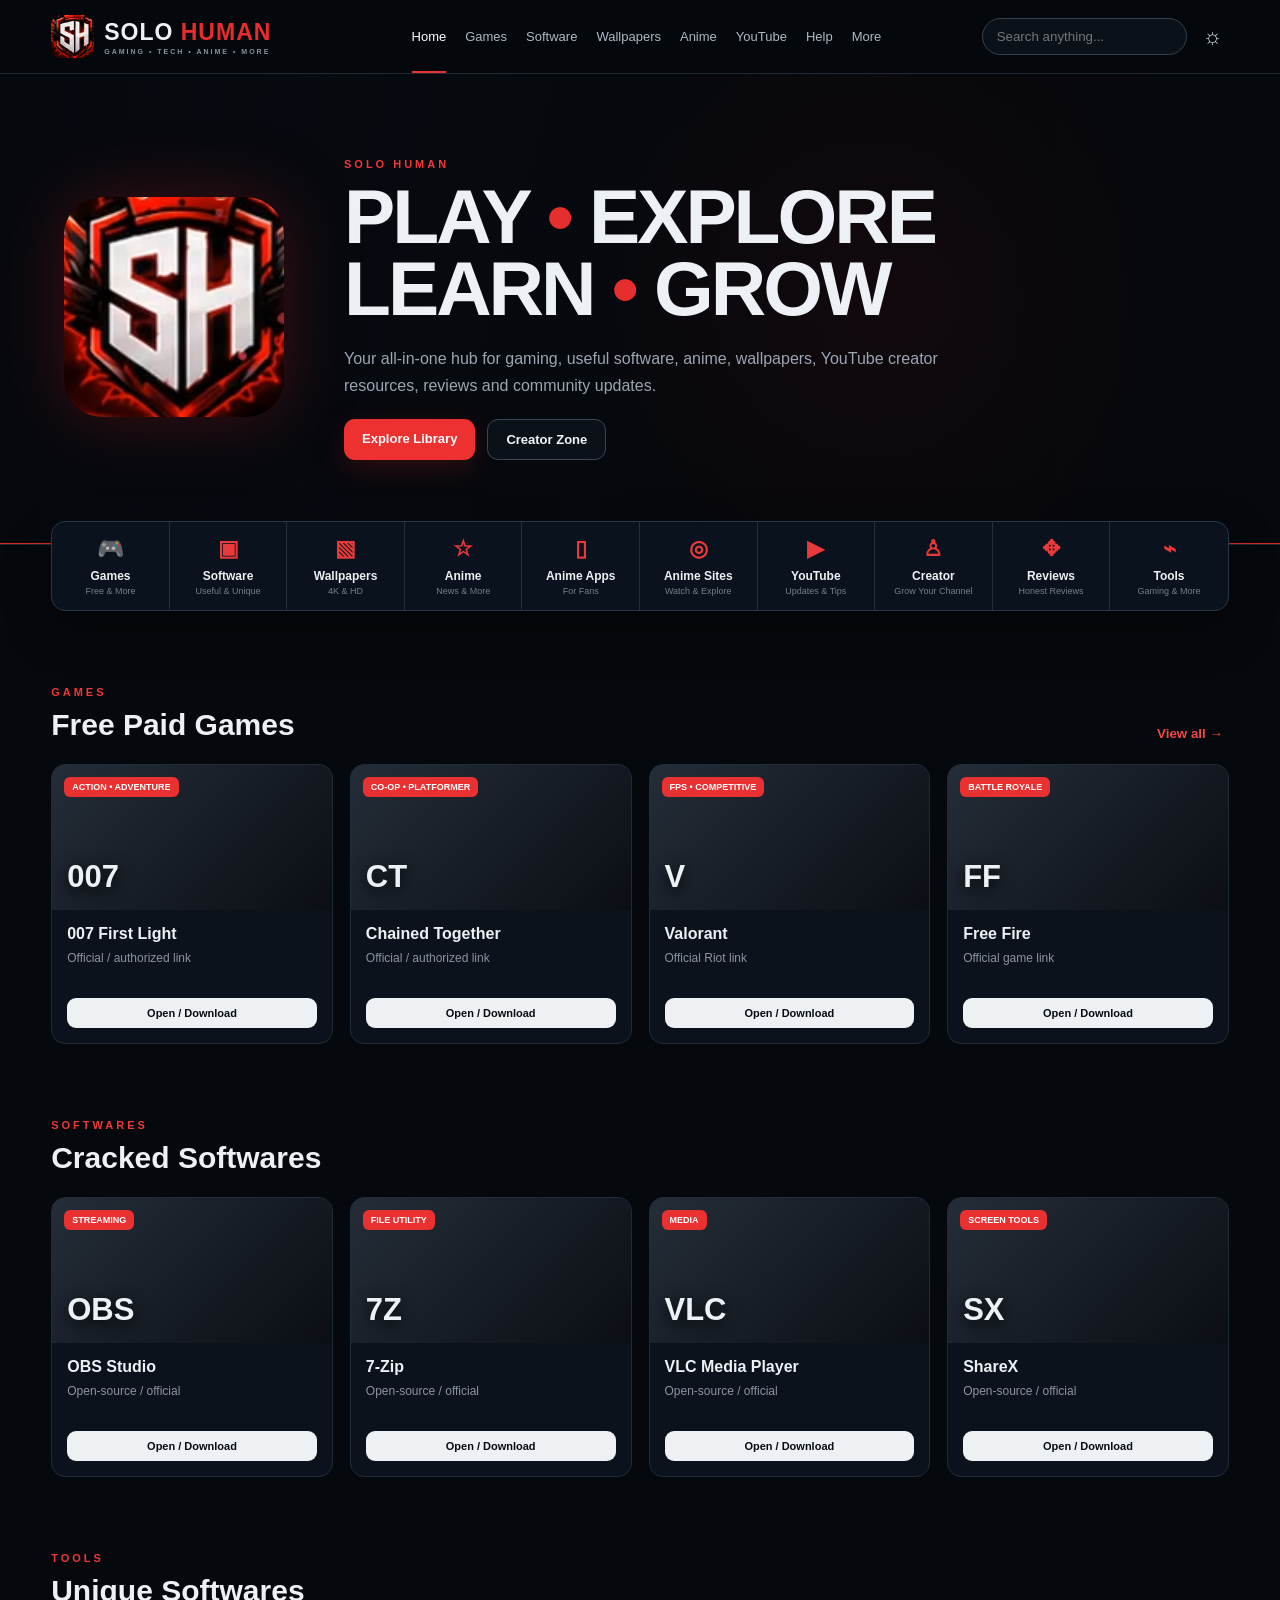
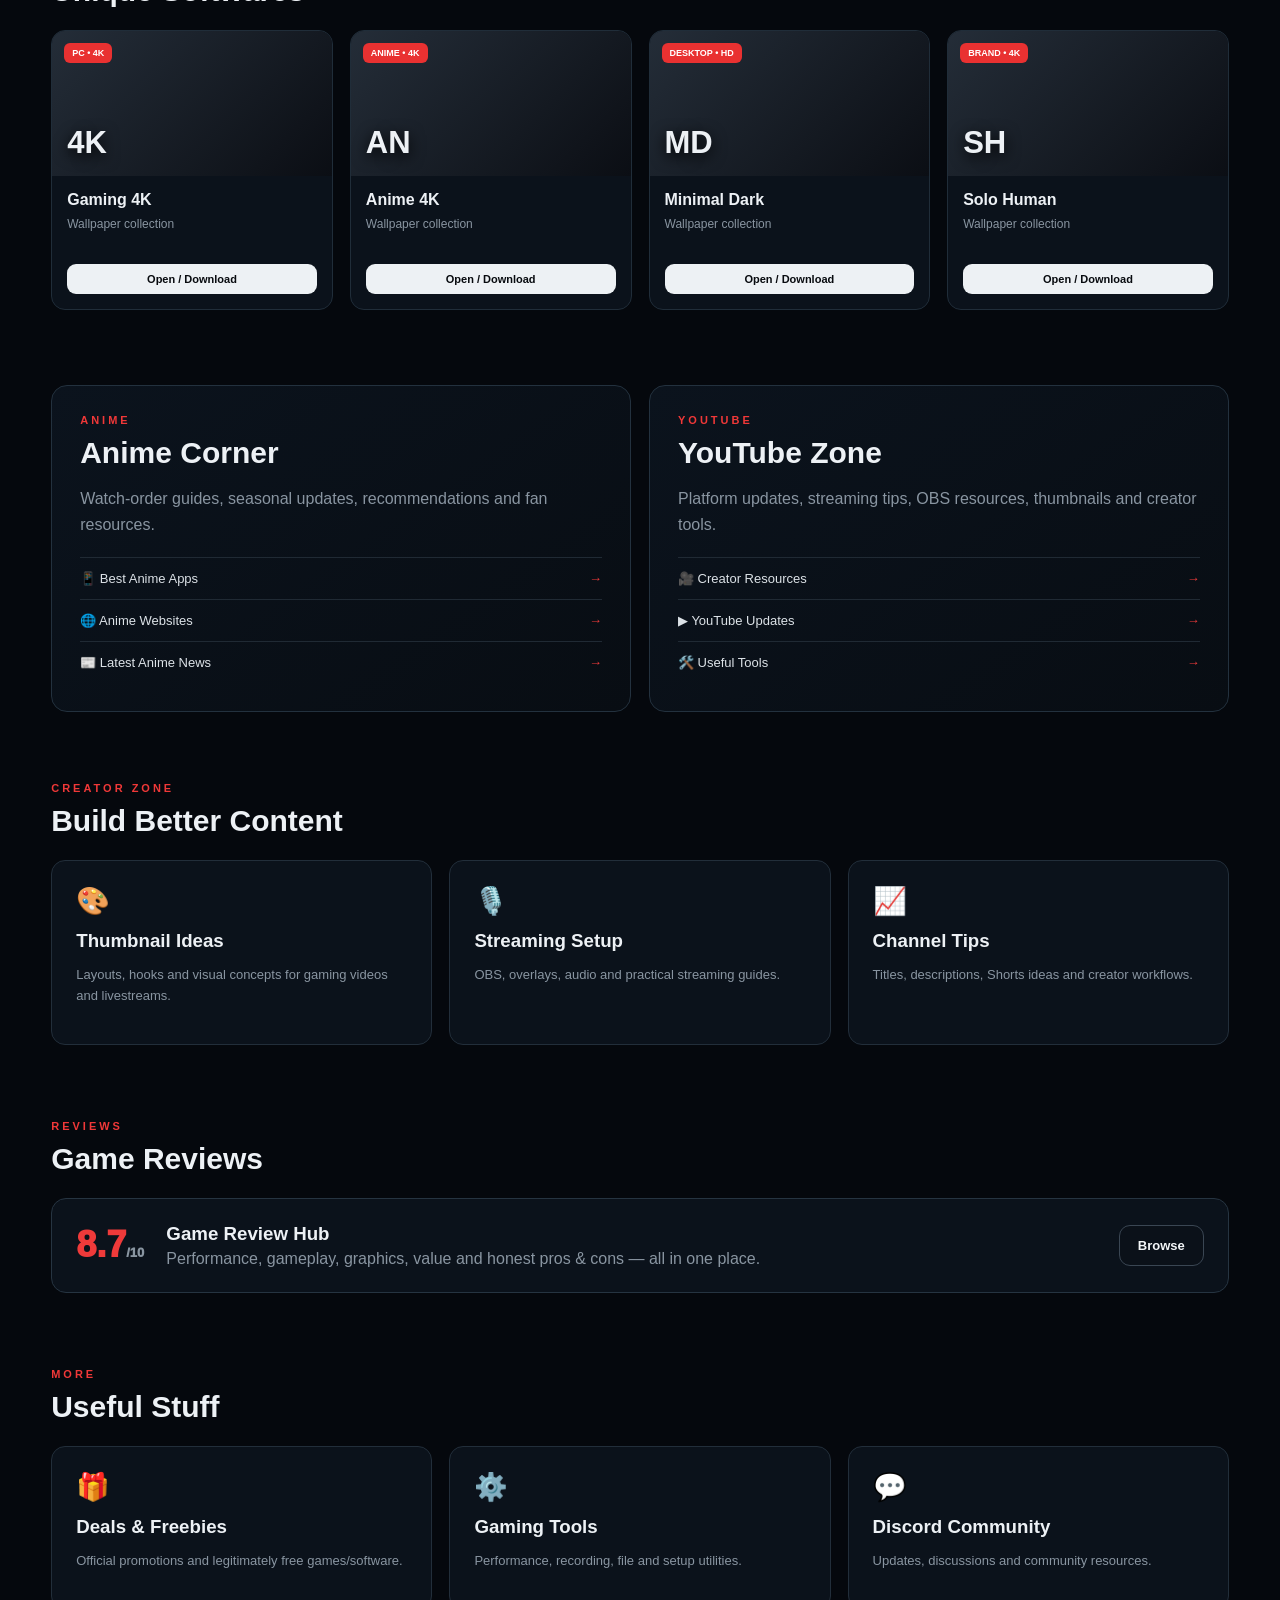
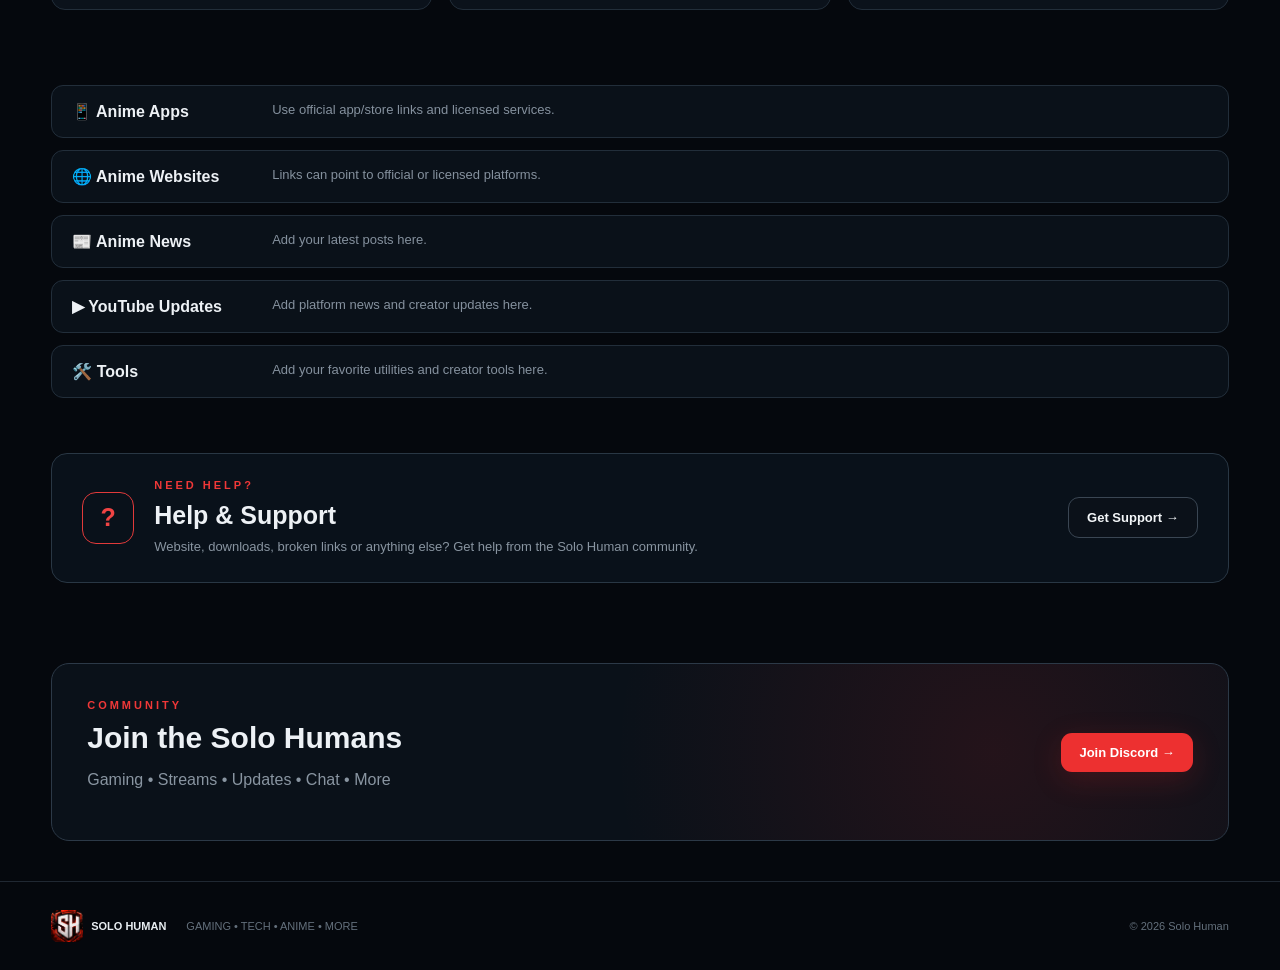
<file: index.html>
<!doctype html>
<html lang="en">
<head>
<meta charset="utf-8">
<meta name="viewport" content="width=device-width,initial-scale=1">
<meta name="description" content="Solo Human — Gaming, Tech, Anime, Wallpapers, YouTube and more.">
<title>Solo Human — Gaming • Tech • Anime • More</title>
<link rel="icon" href="sh-logo.png">
<link rel="stylesheet" href="style.css">
</head>
<body>
<header class="nav">
  <a class="brand" href="#home"><img src="sh-logo.png" alt="SH"><span>SOLO <i>HUMAN</i><small>GAMING • TECH • ANIME • MORE</small></span></a>
  <nav>
    <a class="active" href="#home">Home</a><a href="games.html">Games</a><a href="software.html">Software</a>
    <a href="wallpapers.html">Wallpapers</a><a href="#anime">Anime</a><a href="#youtube">YouTube</a><a href="#support">Help</a><a href="#more">More</a>
  </nav>
  <div class="actions"><input id="globalSearch" placeholder="Search anything..."><button id="themeBtn">☼</button></div>
</header>

<section id="home" class="hero">
  <div class="hero-bg"></div>
  <div class="hero-inner">
    <div class="hero-logo"><img src="sh-logo.png" alt="Solo Human SH logo"></div>
    <div>
      <p class="kicker">SOLO HUMAN</p>
      <h1>PLAY <b>•</b> EXPLORE<br>LEARN <b>•</b> GROW</h1>
      <p class="hero-copy">Your all-in-one hub for gaming, useful software, anime, wallpapers, YouTube creator resources, reviews and community updates.</p>
      <div class="buttons"><a class="btn red" href="games.html">Explore Library</a><a class="btn glass" href="#youtube">Creator Zone</a></div>
    </div>
  </div>
</section>

<section class="categories">
  <a href="games.html"><strong>🎮</strong><span>Games<small>Free & More</small></span></a>
  <a href="software.html"><strong>▣</strong><span>Software<small>Useful & Unique</small></span></a>
  <a href="wallpapers.html"><strong>▧</strong><span>Wallpapers<small>4K & HD</small></span></a>
  <a href="#anime"><strong>☆</strong><span>Anime<small>News & More</small></span></a>
  <a href="#anime-apps"><strong>▯</strong><span>Anime Apps<small>For Fans</small></span></a>
  <a href="#anime-sites"><strong>◎</strong><span>Anime Sites<small>Watch & Explore</small></span></a>
  <a href="#youtube"><strong>▶</strong><span>YouTube<small>Updates & Tips</small></span></a>
  <a href="#creator"><strong>♙</strong><span>Creator<small>Grow Your Channel</small></span></a>
  <a href="#reviews"><strong>✥</strong><span>Reviews<small>Honest Reviews</small></span></a>
  <a href="#more"><strong>⌁</strong><span>Tools<small>Gaming & More</small></span></a>
</section>

<main>
<section class="section" id="games">
  <div class="heading"><div><p class="kicker">GAMES</p><h2>Free Paid Games</h2></div><button class="view" onclick="filterCategory('games')">View all →</button></div>
  <div class="cards" id="gamesGrid"></div>
</section>

<section class="section" id="software">
  <div class="heading"><div><p class="kicker">SOFTWARES</p><h2>Cracked Softwares</h2></div></div>
  <div class="cards" id="softwareGrid"></div>
</section>

<section class="section" id="wallpapers">
  <div class="heading"><div><p class="kicker">TOOLS</p><h2>Unique Softwares</h2></div></div>
  <div class="cards" id="wallpaperGrid"></div>
</section>

<section class="split">
  <div class="panel" id="anime">
    <p class="kicker">ANIME</p><h2>Anime Corner</h2>
    <p>Watch-order guides, seasonal updates, recommendations and fan resources.</p>
    <div class="mini-list">
      <a href="#anime-apps">📱 Best Anime Apps <b>→</b></a>
      <a href="#anime-sites">🌐 Anime Websites <b>→</b></a>
      <a href="#anime-news">📰 Latest Anime News <b>→</b></a>
    </div>
  </div>
  <div class="panel" id="youtube">
    <p class="kicker">YOUTUBE</p><h2>YouTube Zone</h2>
    <p>Platform updates, streaming tips, OBS resources, thumbnails and creator tools.</p>
    <div class="mini-list">
      <a href="#creator">🎥 Creator Resources <b>→</b></a>
      <a href="#youtube-news">▶ YouTube Updates <b>→</b></a>
      <a href="#tools">🛠️ Useful Tools <b>→</b></a>
    </div>
  </div>
</section>

<section class="section compact" id="creator">
  <div class="heading"><div><p class="kicker">CREATOR ZONE</p><h2>Build Better Content</h2></div></div>
  <div class="feature-row">
    <article><span>🎨</span><h3>Thumbnail Ideas</h3><p>Layouts, hooks and visual concepts for gaming videos and livestreams.</p></article>
    <article><span>🎙️</span><h3>Streaming Setup</h3><p>OBS, overlays, audio and practical streaming guides.</p></article>
    <article><span>📈</span><h3>Channel Tips</h3><p>Titles, descriptions, Shorts ideas and creator workflows.</p></article>
  </div>
</section>

<section class="section compact" id="reviews">
  <div class="heading"><div><p class="kicker">REVIEWS</p><h2>Game Reviews</h2></div></div>
  <div class="review"><div class="score">8.7<span>/10</span></div><div><h3>Game Review Hub</h3><p>Performance, gameplay, graphics, value and honest pros & cons — all in one place.</p></div><a class="btn glass" href="games.html">Browse</a></div>
</section>

<section class="section compact" id="more">
  <div class="heading"><div><p class="kicker">MORE</p><h2>Useful Stuff</h2></div></div>
  <div class="feature-row">
    <article><span>🎁</span><h3>Deals & Freebies</h3><p>Official promotions and legitimately free games/software.</p></article>
    <article><span>⚙️</span><h3>Gaming Tools</h3><p>Performance, recording, file and setup utilities.</p></article>
    <article><span>💬</span><h3>Discord Community</h3><p>Updates, discussions and community resources.</p></article>
  </div>
</section>

<section class="notice" id="anime-apps"><b>📱 Anime Apps</b><span>Use official app/store links and licensed services.</span></section>
<section class="notice" id="anime-sites"><b>🌐 Anime Websites</b><span>Links can point to official or licensed platforms.</span></section>
<section class="notice" id="anime-news"><b>📰 Anime News</b><span>Add your latest posts here.</span></section>
<section class="notice" id="youtube-news"><b>▶ YouTube Updates</b><span>Add platform news and creator updates here.</span></section>
<section class="notice" id="tools"><b>🛠️ Tools</b><span>Add your favorite utilities and creator tools here.</span></section>

<section class="support" id="support">
  <div class="support-icon">?</div>
  <div>
    <p class="kicker">NEED HELP?</p>
    <h2>Help & Support</h2>
    <p>Website, downloads, broken links or anything else? Get help from the Solo Human community.</p>
  </div>
  <a class="btn glass" href="https://discord.gg/sKxGwUBkB">Get Support →</a>
</section>

<section class="discord">
  <div><p class="kicker">COMMUNITY</p><h2>Join the Solo Humans</h2><p>Gaming • Streams • Updates • Chat • More</p></div>
  <a class="btn red" href="https://discord.gg/sKxGwUBkB" target="_blank" rel="noopener">Join Discord →</a>
</section>
</main>

<footer><div class="footer-brand"><img src="sh-logo.png"> <b>SOLO HUMAN</b></div><span>GAMING • TECH • ANIME • MORE</span><span>© 2026 Solo Human</span></footer>
<script src="script.js"></script>
</body>
</html>
</file>
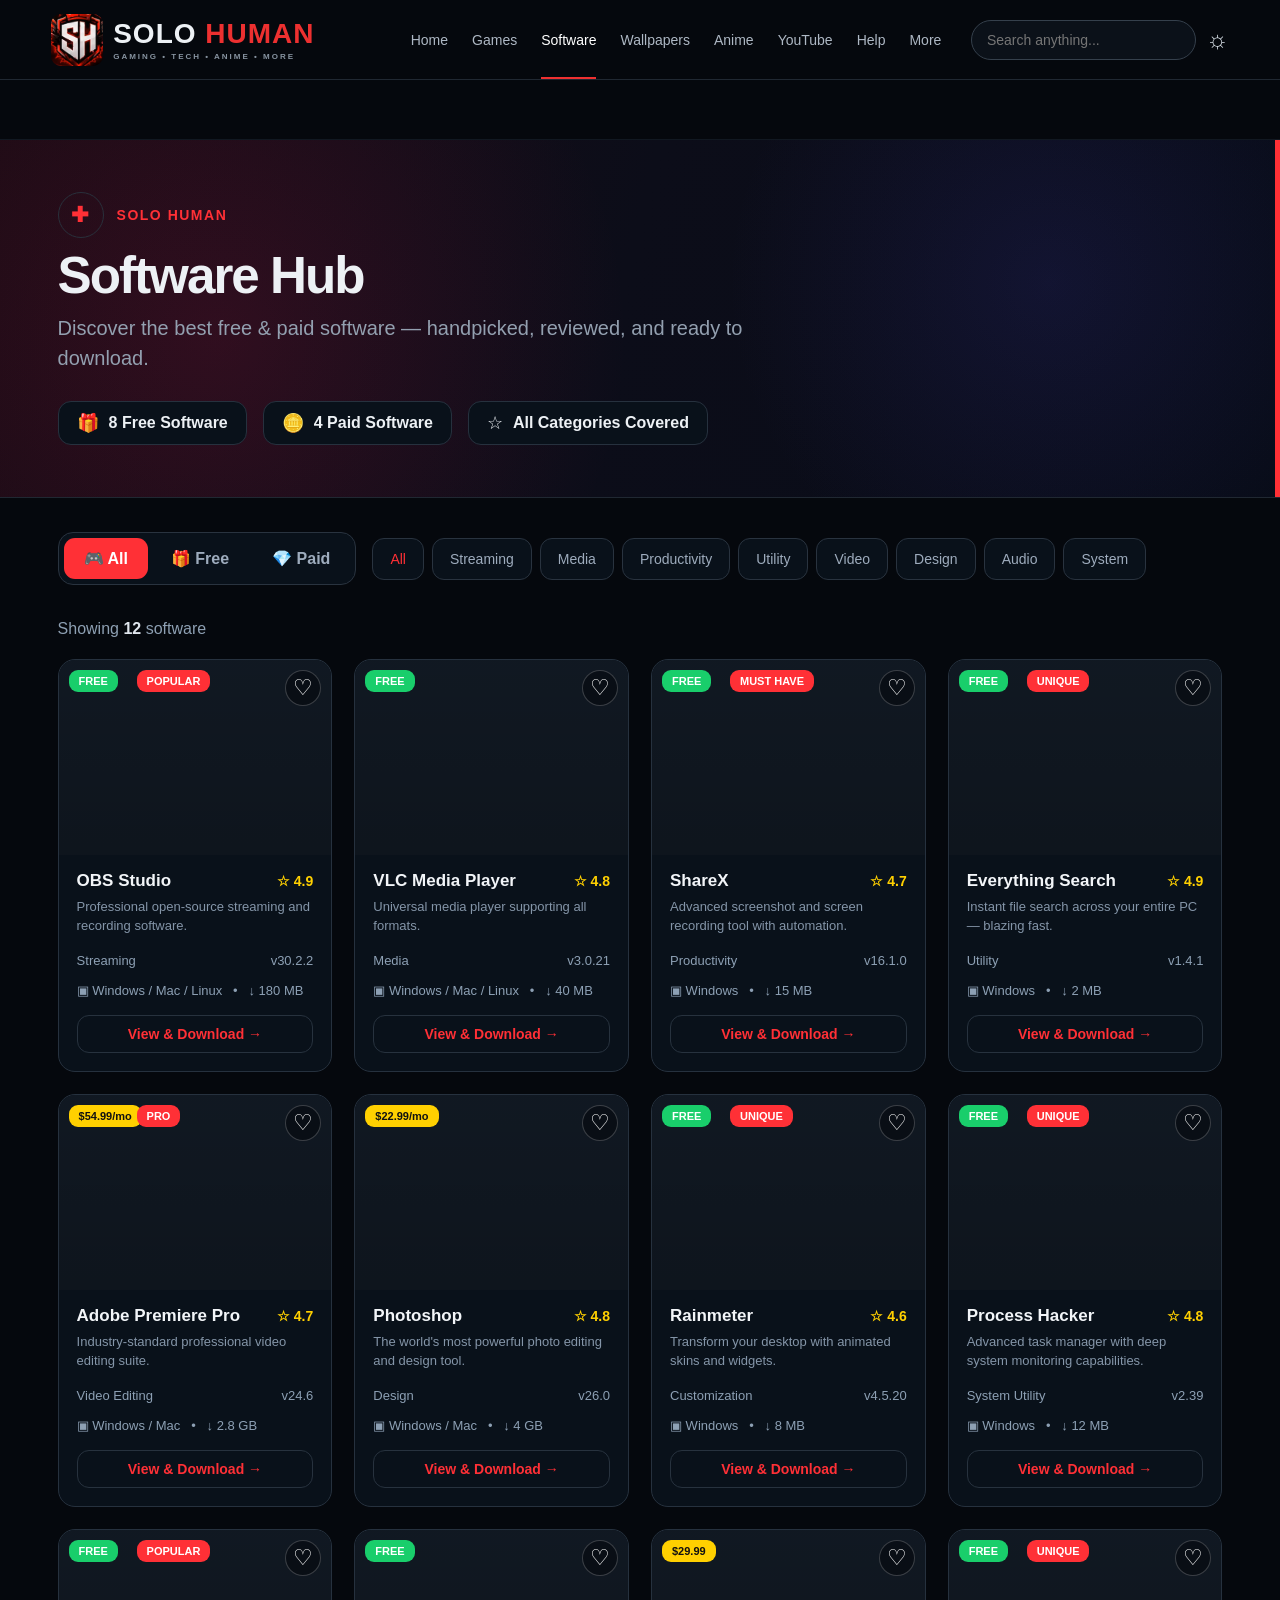
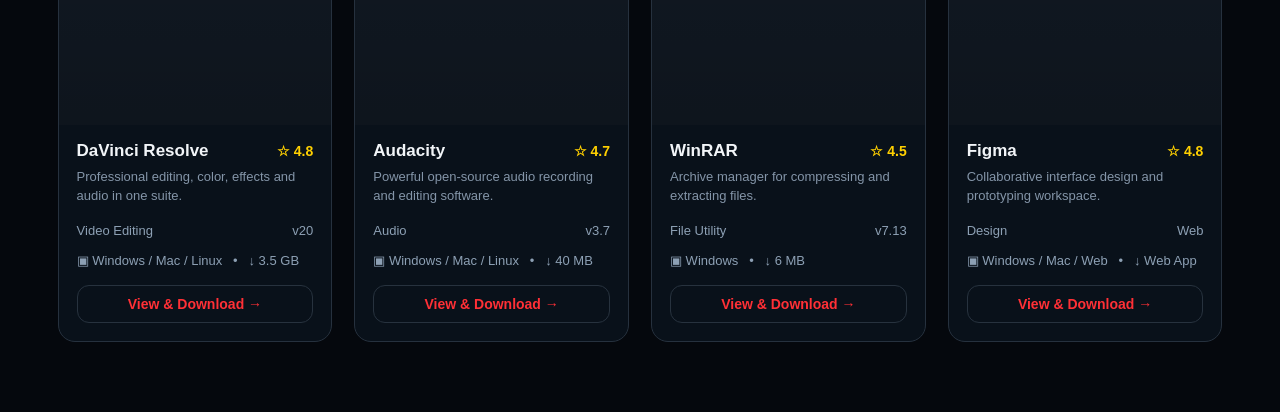
<file: software.html>
<!doctype html>
<html lang="en">
<head>
<meta charset="utf-8"><meta name="viewport" content="width=device-width,initial-scale=1">
<title>Software Hub — Solo Human</title>
<link rel="icon" href="sh-logo.png">
<style>
*{box-sizing:border-box}
html{scroll-behavior:smooth}
body{margin:0;background:#05080d;color:#edf1f5;font-family:Inter,Segoe UI,Arial,sans-serif}
a{text-decoration:none;color:inherit}
.software-nav{height:80px;display:flex;align-items:center;gap:28px;padding:0 4%;background:#05080d;border-bottom:1px solid #202832}
.software-brand{display:flex;align-items:center;gap:10px;min-width:330px}
.software-brand img{width:52px;height:52px;object-fit:cover;border-radius:10px}
.software-brand span{font-size:28px;font-weight:900;letter-spacing:1px}
.software-brand i{font-style:normal;color:#ed3030}
.software-brand small{display:block;font-size:8px;color:#8793a0;letter-spacing:2px;margin-top:2px}
.software-nav nav{display:flex;gap:24px;flex:1;justify-content:center}
.software-nav nav a{font-size:14px;color:#aeb8c4;padding:31px 0;position:relative}
.software-nav nav a:hover,.software-nav nav a.active{color:#fff}
.software-nav nav a.active:after{content:"";position:absolute;left:0;right:0;bottom:0;height:2px;background:#ef3030}
.software-actions{display:flex;align-items:center;gap:10px}
.software-actions input{width:225px;background:#0b1119;border:1px solid #35404c;border-radius:24px;padding:11px 15px;color:#fff;outline:none;font-size:14px}
.software-actions span{font-size:25px;color:#d8e0e7}
.software-spacer{height:60px;background:#05080d;border-bottom:1px solid #111821}
.software-hero{position:relative;min-height:358px;padding:52px 4.5% 48px;overflow:hidden;border-bottom:1px solid #202832;background:radial-gradient(circle at 82% 40%,rgba(65,60,180,.16),transparent 30%),radial-gradient(circle at 17% 55%,rgba(190,25,75,.17),transparent 38%),linear-gradient(105deg,#190b14 0%,#0c0d19 48%,#080c18 100%)}
.software-hero:after{content:"";position:absolute;right:0;top:0;width:5px;height:100%;background:#ff3036}
.software-hero-inner{max-width:1510px;margin:auto}
.software-kicker{display:flex;align-items:center;gap:13px;margin-bottom:12px;color:#ff3036;font-size:14px;font-weight:900;letter-spacing:1.5px}
.software-kicker-icon{display:grid;place-items:center;width:46px;height:46px;border:1px solid #29303b;border-radius:50%;font-size:21px}
.software-hero h1{margin:0 0 12px;font-size:clamp(48px,4vw,62px);line-height:1;font-weight:900;letter-spacing:-2px}
.software-hero p{max-width:760px;margin:0;color:#93a0b0;font-size:20px;line-height:1.5}
.software-stats{display:flex;flex-wrap:wrap;gap:16px;margin-top:28px}
.software-stat{display:flex;align-items:center;gap:10px;padding:10px 18px;border:1px solid #26313e;border-radius:13px;background:#09111a;font-size:16px}
.software-stat span{font-size:18px}
.software-content{max-width:1510px;margin:auto;padding:34px 4.5% 70px}
.software-filters{display:flex;align-items:center;gap:16px;flex-wrap:wrap;margin-bottom:35px}
.type-filter{display:flex;align-items:center;padding:5px;gap:3px;border:1px solid #29333f;border-radius:15px;background:#09111a}
.soft-filter,.soft-genre{border:0;color:#9eacbd;background:transparent;cursor:pointer;font:inherit}
.soft-filter{padding:11px 20px;border-radius:11px;font-weight:700}
.soft-filter.active{color:#fff;background:#ff3036}
.soft-genres{display:flex;flex-wrap:wrap;gap:8px}
.soft-genre{padding:12px 17px;border:1px solid #29333f;border-radius:12px;background:#09111a;font-size:14px}
.soft-genre.active{color:#ff3036}
.software-result{margin-bottom:21px;color:#8ea0b3;font-size:16px}
.software-result b{color:#dfe5ec}
.software-grid{display:grid;grid-template-columns:repeat(4,minmax(0,1fr));gap:22px}
.software-card{overflow:hidden;border:1px solid #26313e;border-radius:17px;background:#09111a;transition:.2s}
.software-card:hover{transform:translateY(-4px);border-color:#3a4654}
.software-art{position:relative;height:195px;overflow:hidden;background:#111923 center/cover no-repeat}
.software-art:after{content:"";position:absolute;inset:0;background:linear-gradient(180deg,rgba(0,0,0,.03),rgba(0,0,0,.18))}
.soft-badge,.soft-tag{position:absolute;top:10px;z-index:2;padding:5px 10px;border-radius:9px;font-size:11px;font-weight:900}
.soft-badge{left:10px}
.soft-tag{left:78px}
.soft-badge.free{color:#fff;background:#19ce6b}
.soft-badge.paid{color:#111;background:#ffd000}
.soft-tag{color:#fff;background:#ff3036}
.soft-favorite{position:absolute;top:10px;right:10px;z-index:3;width:36px;height:36px;border:1px solid rgba(255,255,255,.2);border-radius:50%;color:#fff;background:rgba(5,8,13,.55);cursor:pointer;font-size:22px}
.soft-favorite.saved{color:#ff4a4a}
.software-body{padding:16px 18px 18px}
.software-title-row{display:flex;align-items:center;justify-content:space-between;gap:10px}
.software-title-row h3{margin:0;color:#f2f5f8;font-size:17px}
.software-rating{flex-shrink:0;color:#ffd000;font-size:14px;font-weight:800}
.software-body>p{min-height:42px;margin:7px 0 13px;color:#8495a8;font-size:13px;line-height:1.45}
.software-meta{display:flex;justify-content:space-between;margin-bottom:15px;color:#8da0b4;font-size:13px}
.software-platforms{margin-bottom:17px;color:#8da0b4;font-size:13px}
.software-details{display:block;width:100%;padding:10px;border:1px solid #27323e;border-radius:12px;text-align:center;color:#ff3036;font-size:14px;font-weight:800}
.software-details:hover{color:#fff;background:#ff3036}
.soft-hidden{display:none!important}
@media(max-width:1200px){.software-grid{grid-template-columns:repeat(3,minmax(0,1fr))}.software-nav nav{gap:15px}.software-brand{min-width:270px}}
@media(max-width:900px){.software-nav nav{display:none}.software-grid{grid-template-columns:repeat(2,minmax(0,1fr))}.software-brand{min-width:auto}.software-actions input{width:170px}}
@media(max-width:600px){.software-grid{grid-template-columns:1fr}.software-hero{padding:48px 6%}.software-content{padding-left:6%;padding-right:6%}.software-hero p{font-size:17px}.software-stat{width:100%}.software-filters{align-items:stretch;flex-direction:column}}
</style>
</head>
<body>
<header class="software-nav">
<a class="software-brand" href="index.html"><img src="sh-logo.png" alt="SH"><span>SOLO <i>HUMAN</i><small>GAMING • TECH • ANIME • MORE</small></span></a>
<nav>
<a href="index.html">Home</a><a href="games.html">Games</a><a class="active" href="software.html">Software</a>
<a href="wallpapers.html">Wallpapers</a><a href="index.html#anime">Anime</a><a href="index.html#youtube">YouTube</a><a href="index.html#support">Help</a><a href="index.html#more">More</a>
</nav>
<div class="software-actions"><input placeholder="Search anything..."><span>☼</span></div>
</header>
<div class="software-spacer"></div>
<section class="software-hero">
<div class="software-hero-inner">
<div class="software-kicker"><span class="software-kicker-icon">✚</span> SOLO HUMAN</div>
<h1>Software Hub</h1>
<p>Discover the best free &amp; paid software — handpicked, reviewed, and ready to download.</p>
<div class="software-stats">
<div class="software-stat"><span>🎁</span><strong>8 Free Software</strong></div>
<div class="software-stat"><span>🪙</span><strong>4 Paid Software</strong></div>
<div class="software-stat"><span>☆</span><strong>All Categories Covered</strong></div>
</div>
</div>
</section>
<main class="software-content">
<div class="software-filters">
<div class="type-filter">
<button class="soft-filter active" data-type="all">🎮 All</button><button class="soft-filter" data-type="free">🎁 Free</button><button class="soft-filter" data-type="paid">💎 Paid</button>
</div>
<div class="soft-genres">
<button class="soft-genre active" data-genre="all">All</button><button class="soft-genre" data-genre="Streaming">Streaming</button><button class="soft-genre" data-genre="Media">Media</button><button class="soft-genre" data-genre="Productivity">Productivity</button><button class="soft-genre" data-genre="Utility">Utility</button><button class="soft-genre" data-genre="Video Editing">Video</button><button class="soft-genre" data-genre="Design">Design</button><button class="soft-genre" data-genre="Audio">Audio</button><button class="soft-genre" data-genre="System Utility">System</button>
</div>
</div>
<div class="software-result">Showing <b id="softwareResultCount">12</b> software</div>
<div class="software-grid"><article class="software-card" data-type="free" data-genre="Streaming">
<div class="software-art" style="background-image:url("[data-uri]")"><span class="soft-badge free">FREE</span><span class="soft-tag">POPULAR</span><button class="soft-favorite" aria-label="Favorite">♡</button></div>
<div class="software-body"><div class="software-title-row"><h3>OBS Studio</h3><span class="software-rating">☆ 4.9</span></div>
<p>Professional open-source streaming and recording software.</p><div class="software-meta"><span>Streaming</span><span>v30.2.2</span></div><div class="software-platforms">▣ Windows / Mac / Linux &nbsp; • &nbsp; ↓ 180 MB</div>
<a class="software-details" href="#">View &amp; Download →</a></div></article><article class="software-card" data-type="free" data-genre="Media">
<div class="software-art" style="background-image:url("[data-uri]")"><span class="soft-badge free">FREE</span><button class="soft-favorite" aria-label="Favorite">♡</button></div>
<div class="software-body"><div class="software-title-row"><h3>VLC Media Player</h3><span class="software-rating">☆ 4.8</span></div>
<p>Universal media player supporting all formats.</p><div class="software-meta"><span>Media</span><span>v3.0.21</span></div><div class="software-platforms">▣ Windows / Mac / Linux &nbsp; • &nbsp; ↓ 40 MB</div>
<a class="software-details" href="#">View &amp; Download →</a></div></article><article class="software-card" data-type="free" data-genre="Productivity">
<div class="software-art" style="background-image:url("[data-uri]")"><span class="soft-badge free">FREE</span><span class="soft-tag">MUST HAVE</span><button class="soft-favorite" aria-label="Favorite">♡</button></div>
<div class="software-body"><div class="software-title-row"><h3>ShareX</h3><span class="software-rating">☆ 4.7</span></div>
<p>Advanced screenshot and screen recording tool with automation.</p><div class="software-meta"><span>Productivity</span><span>v16.1.0</span></div><div class="software-platforms">▣ Windows &nbsp; • &nbsp; ↓ 15 MB</div>
<a class="software-details" href="#">View &amp; Download →</a></div></article><article class="software-card" data-type="free" data-genre="Utility">
<div class="software-art" style="background-image:url("[data-uri]")"><span class="soft-badge free">FREE</span><span class="soft-tag">UNIQUE</span><button class="soft-favorite" aria-label="Favorite">♡</button></div>
<div class="software-body"><div class="software-title-row"><h3>Everything Search</h3><span class="software-rating">☆ 4.9</span></div>
<p>Instant file search across your entire PC — blazing fast.</p><div class="software-meta"><span>Utility</span><span>v1.4.1</span></div><div class="software-platforms">▣ Windows &nbsp; • &nbsp; ↓ 2 MB</div>
<a class="software-details" href="#">View &amp; Download →</a></div></article><article class="software-card" data-type="paid" data-genre="Video Editing">
<div class="software-art" style="background-image:url("[data-uri]")"><span class="soft-badge paid">$54.99/mo</span><span class="soft-tag">PRO</span><button class="soft-favorite" aria-label="Favorite">♡</button></div>
<div class="software-body"><div class="software-title-row"><h3>Adobe Premiere Pro</h3><span class="software-rating">☆ 4.7</span></div>
<p>Industry-standard professional video editing suite.</p><div class="software-meta"><span>Video Editing</span><span>v24.6</span></div><div class="software-platforms">▣ Windows / Mac &nbsp; • &nbsp; ↓ 2.8 GB</div>
<a class="software-details" href="#">View &amp; Download →</a></div></article><article class="software-card" data-type="paid" data-genre="Design">
<div class="software-art" style="background-image:url("[data-uri]")"><span class="soft-badge paid">$22.99/mo</span><button class="soft-favorite" aria-label="Favorite">♡</button></div>
<div class="software-body"><div class="software-title-row"><h3>Photoshop</h3><span class="software-rating">☆ 4.8</span></div>
<p>The world's most powerful photo editing and design tool.</p><div class="software-meta"><span>Design</span><span>v26.0</span></div><div class="software-platforms">▣ Windows / Mac &nbsp; • &nbsp; ↓ 4 GB</div>
<a class="software-details" href="#">View &amp; Download →</a></div></article><article class="software-card" data-type="free" data-genre="Customization">
<div class="software-art" style="background-image:url("[data-uri]")"><span class="soft-badge free">FREE</span><span class="soft-tag">UNIQUE</span><button class="soft-favorite" aria-label="Favorite">♡</button></div>
<div class="software-body"><div class="software-title-row"><h3>Rainmeter</h3><span class="software-rating">☆ 4.6</span></div>
<p>Transform your desktop with animated skins and widgets.</p><div class="software-meta"><span>Customization</span><span>v4.5.20</span></div><div class="software-platforms">▣ Windows &nbsp; • &nbsp; ↓ 8 MB</div>
<a class="software-details" href="#">View &amp; Download →</a></div></article><article class="software-card" data-type="free" data-genre="System Utility">
<div class="software-art" style="background-image:url("[data-uri]")"><span class="soft-badge free">FREE</span><span class="soft-tag">UNIQUE</span><button class="soft-favorite" aria-label="Favorite">♡</button></div>
<div class="software-body"><div class="software-title-row"><h3>Process Hacker</h3><span class="software-rating">☆ 4.8</span></div>
<p>Advanced task manager with deep system monitoring capabilities.</p><div class="software-meta"><span>System Utility</span><span>v2.39</span></div><div class="software-platforms">▣ Windows &nbsp; • &nbsp; ↓ 12 MB</div>
<a class="software-details" href="#">View &amp; Download →</a></div></article><article class="software-card" data-type="free" data-genre="Video Editing">
<div class="software-art" style="background-image:url("[data-uri]")"><span class="soft-badge free">FREE</span><span class="soft-tag">POPULAR</span><button class="soft-favorite" aria-label="Favorite">♡</button></div>
<div class="software-body"><div class="software-title-row"><h3>DaVinci Resolve</h3><span class="software-rating">☆ 4.8</span></div>
<p>Professional editing, color, effects and audio in one suite.</p><div class="software-meta"><span>Video Editing</span><span>v20</span></div><div class="software-platforms">▣ Windows / Mac / Linux &nbsp; • &nbsp; ↓ 3.5 GB</div>
<a class="software-details" href="#">View &amp; Download →</a></div></article><article class="software-card" data-type="free" data-genre="Audio">
<div class="software-art" style="background-image:url("[data-uri]")"><span class="soft-badge free">FREE</span><button class="soft-favorite" aria-label="Favorite">♡</button></div>
<div class="software-body"><div class="software-title-row"><h3>Audacity</h3><span class="software-rating">☆ 4.7</span></div>
<p>Powerful open-source audio recording and editing software.</p><div class="software-meta"><span>Audio</span><span>v3.7</span></div><div class="software-platforms">▣ Windows / Mac / Linux &nbsp; • &nbsp; ↓ 40 MB</div>
<a class="software-details" href="#">View &amp; Download →</a></div></article><article class="software-card" data-type="paid" data-genre="File Utility">
<div class="software-art" style="background-image:url("[data-uri]")"><span class="soft-badge paid">$29.99</span><button class="soft-favorite" aria-label="Favorite">♡</button></div>
<div class="software-body"><div class="software-title-row"><h3>WinRAR</h3><span class="software-rating">☆ 4.5</span></div>
<p>Archive manager for compressing and extracting files.</p><div class="software-meta"><span>File Utility</span><span>v7.13</span></div><div class="software-platforms">▣ Windows &nbsp; • &nbsp; ↓ 6 MB</div>
<a class="software-details" href="#">View &amp; Download →</a></div></article><article class="software-card" data-type="free" data-genre="Design">
<div class="software-art" style="background-image:url("[data-uri]")"><span class="soft-badge free">FREE</span><span class="soft-tag">UNIQUE</span><button class="soft-favorite" aria-label="Favorite">♡</button></div>
<div class="software-body"><div class="software-title-row"><h3>Figma</h3><span class="software-rating">☆ 4.8</span></div>
<p>Collaborative interface design and prototyping workspace.</p><div class="software-meta"><span>Design</span><span>Web</span></div><div class="software-platforms">▣ Windows / Mac / Web &nbsp; • &nbsp; ↓ Web App</div>
<a class="software-details" href="#">View &amp; Download →</a></div></article></div>
</main>
<script src="software.js"></script>
</body>
</html>
</file>
<file: style.css>
*{box-sizing:border-box}html{scroll-behavior:smooth}body{margin:0;background:#05080d;color:#edf1f5;font-family:Inter,Segoe UI,Arial,sans-serif}a{text-decoration:none;color:inherit}.nav{height:74px;position:sticky;top:0;z-index:20;display:flex;align-items:center;gap:28px;padding:0 4%;background:rgba(5,8,13,.92);backdrop-filter:blur(18px);border-bottom:1px solid #202832}.brand{display:flex;align-items:center;gap:10px;min-width:260px}.brand img{width:43px;height:43px;object-fit:cover;border-radius:10px}.brand span{font-size:23px;font-weight:900;letter-spacing:1px}.brand i{font-style:normal;color:#e92c2c}.brand small{display:block;font-size:7px;color:#8793a0;letter-spacing:2px;margin-top:2px}.nav nav{display:flex;gap:19px;flex:1;justify-content:center}.nav nav a{font-size:13px;color:#aeb8c4;padding:29px 0;position:relative}.nav nav a:hover,.nav nav a.active{color:#fff}.nav nav a.active:after{content:"";position:absolute;bottom:0;left:0;right:0;height:2px;background:#ef3030}.actions{display:flex;gap:10px}.actions input{width:205px;background:#0b1119;border:1px solid #35404c;border-radius:22px;padding:10px 14px;color:#fff;outline:none}.actions button{border:0;background:transparent;color:#d8e0e7;font-size:22px}.hero{min-height:470px;position:relative;overflow:hidden;border-bottom:1px solid #202832;background:radial-gradient(circle at 72% 48%,rgba(216,25,25,.17),transparent 35%),linear-gradient(105deg,#0a0e15,#05070b 65%)}.hero-bg{position:absolute;inset:0;background:linear-gradient(90deg,rgba(5,8,13,.9),rgba(5,8,13,.45),rgba(5,8,13,.9));}.hero:after{content:"";position:absolute;inset:auto 0 0;height:1px;background:#d92828}.hero-inner{position:relative;z-index:2;width:min(1180px,90%);margin:auto;min-height:470px;display:flex;align-items:center;gap:60px}.hero-logo img{width:220px;height:220px;object-fit:cover;border-radius:38px;filter:drop-shadow(0 0 35px rgba(220,30,30,.25))}.kicker{font-size:11px;letter-spacing:3px;color:#f03838;font-weight:900;margin:0 0 10px}.hero h1{font-size:clamp(43px,6vw,78px);line-height:.94;margin:0;letter-spacing:-3px}.hero h1 b{color:#e72e2e}.hero-copy{max-width:650px;color:#9ba6b2;line-height:1.7;margin:20px 0}.buttons{display:flex;gap:12px}.btn{display:inline-block;padding:12px 18px;border-radius:11px;font-weight:850;font-size:13px}.red{background:#ed3030;color:white;box-shadow:0 8px 30px rgba(235,40,40,.18)}.glass{border:1px solid #3a4653;background:#0b1119;color:#f3f6f8}.categories{width:min(1180px,92%);margin:-24px auto 0;position:relative;z-index:5;display:grid;grid-template-columns:repeat(10,1fr);background:#09121d;border:1px solid #263646;border-radius:14px;overflow:hidden;box-shadow:0 18px 45px rgba(0,0,0,.35)}.categories a{min-height:88px;display:flex;flex-direction:column;align-items:center;justify-content:center;gap:7px;border-right:1px solid #23303d}.categories a:last-child{border:0}.categories strong{font-size:22px;color:#e83a3a}.categories span{font-weight:800;font-size:12px;text-align:center}.categories small{display:block;color:#73808e;font-weight:500;margin-top:3px;font-size:9px}.section{width:min(1180px,92%);margin:75px auto}.section.compact{margin-top:50px}.heading{display:flex;justify-content:space-between;align-items:end;margin-bottom:22px}.heading h2,.panel h2,.discord h2{margin:0;font-size:30px}.view{border:0;background:none;color:#ef4a4a;font-weight:800}.cards{display:grid;grid-template-columns:repeat(4,1fr);gap:17px}.card{background:#0b121b;border:1px solid #202d39;border-radius:14px;overflow:hidden;transition:.2s}.card:hover{transform:translateY(-4px);border-color:#536170}.art{height:145px;display:flex;align-items:end;padding:15px;background:linear-gradient(135deg,#242d38,#0b0e14);position:relative}.art b{font-size:31px;text-shadow:0 4px 15px #000}.pill{position:absolute;top:12px;left:12px;background:#e93131;color:#fff;padding:5px 8px;border-radius:6px;font-size:9px;font-weight:900}.body{padding:15px}.body h3{margin:0 0 6px;font-size:16px}.body p{margin:0;color:#8995a1;font-size:12px;line-height:1.5;min-height:36px}.download{display:block;text-align:center;margin-top:13px;padding:9px;border-radius:9px;background:#edf1f4;color:#080b0f;font-size:11px;font-weight:900}.split{width:min(1180px,92%);margin:70px auto;display:grid;grid-template-columns:1fr 1fr;gap:18px}.panel{background:linear-gradient(145deg,#0b131d,#080d13);border:1px solid #23313e;border-radius:16px;padding:28px}.panel>p:not(.kicker){color:#8995a1;line-height:1.6}.mini-list{margin-top:20px}.mini-list a{display:flex;justify-content:space-between;padding:13px 0;border-top:1px solid #202a34;color:#dce2e7;font-size:13px}.mini-list b{color:#e93a3a}.feature-row{display:grid;grid-template-columns:repeat(3,1fr);gap:17px}.feature-row article{padding:24px;border:1px solid #222e3a;border-radius:14px;background:#0b121b}.feature-row span{font-size:27px}.feature-row h3{margin:13px 0 7px}.feature-row p{color:#8995a1;font-size:13px;line-height:1.6}.review{display:flex;align-items:center;gap:22px;padding:24px;border:1px solid #263441;border-radius:15px;background:#0b121b}.review h3{margin:0 0 5px}.review p{margin:0;color:#8995a1}.score{font-size:36px;font-weight:950;color:#ef3a3a}.score span{font-size:13px;color:#8995a1}.review .btn{margin-left:auto}.notice{width:min(1180px,92%);margin:12px auto;padding:16px 20px;border:1px solid #222e3a;border-radius:12px;background:#0a1119;display:flex;gap:20px}.notice b{min-width:180px}.notice span{color:#85919e;font-size:13px}.discord{width:min(1180px,92%);margin:80px auto 40px;padding:35px;border:1px solid #2c3947;border-radius:18px;background:radial-gradient(circle at 80% 50%,rgba(225,35,35,.12),transparent 40%),#0a1119;display:flex;align-items:center;justify-content:space-between}.discord p:not(.kicker){color:#8995a1}footer{border-top:1px solid #202832;padding:28px 4%;display:flex;align-items:center;gap:20px;color:#64707c;font-size:11px}.footer-brand{display:flex;align-items:center;gap:8px;color:#e8edf1}.footer-brand img{width:32px;height:32px;border-radius:7px;object-fit:cover}footer>span:last-child{margin-left:auto}@media(max-width:1050px){.nav nav{display:none}.categories{grid-template-columns:repeat(5,1fr)}.categories a:nth-child(5){border-right:0}.cards{grid-template-columns:repeat(2,1fr)}.hero-inner{gap:30px}.hero-logo img{width:160px;height:160px}}@media(max-width:650px){.nav{height:62px}.brand{min-width:auto}.brand span{font-size:17px}.brand small{display:none}.brand img{width:36px;height:36px}.actions input{display:none}.hero-inner{min-height:560px;flex-direction:column;justify-content:center;text-align:center}.hero-logo img{width:135px;height:135px}.hero-copy{font-size:13px}.buttons{justify-content:center}.categories{grid-template-columns:repeat(2,1fr);margin-top:15px}.categories a{border-bottom:1px solid #23303d}.split,.feature-row{grid-template-columns:1fr}.cards{grid-template-columns:1fr}.review,.discord{flex-direction:column;align-items:flex-start}.review .btn{margin-left:0}.notice{display:block}.notice b{display:block;margin-bottom:7px}footer{flex-wrap:wrap}footer>span:last-child{margin-left:0;width:100%}}
.bright{filter:brightness(1.12)}
.support{width:min(1180px,92%);margin:55px auto 25px;padding:25px 30px;display:flex;align-items:center;gap:20px;border:1px solid #293744;border-radius:16px;background:#09111a}.support-icon{width:52px;height:52px;flex:0 0 52px;display:grid;place-items:center;border-radius:14px;border:1px solid #e13a3a;color:#f04444;font-size:25px;font-weight:900}.support h2{margin:0;font-size:25px}.support p:not(.kicker){margin:7px 0 0;color:#8995a1;font-size:13px;line-height:1.6}.support .btn{margin-left:auto}@media(max-width:650px){.support{flex-direction:column;align-items:flex-start}.support .btn{margin-left:0}}
</file>
